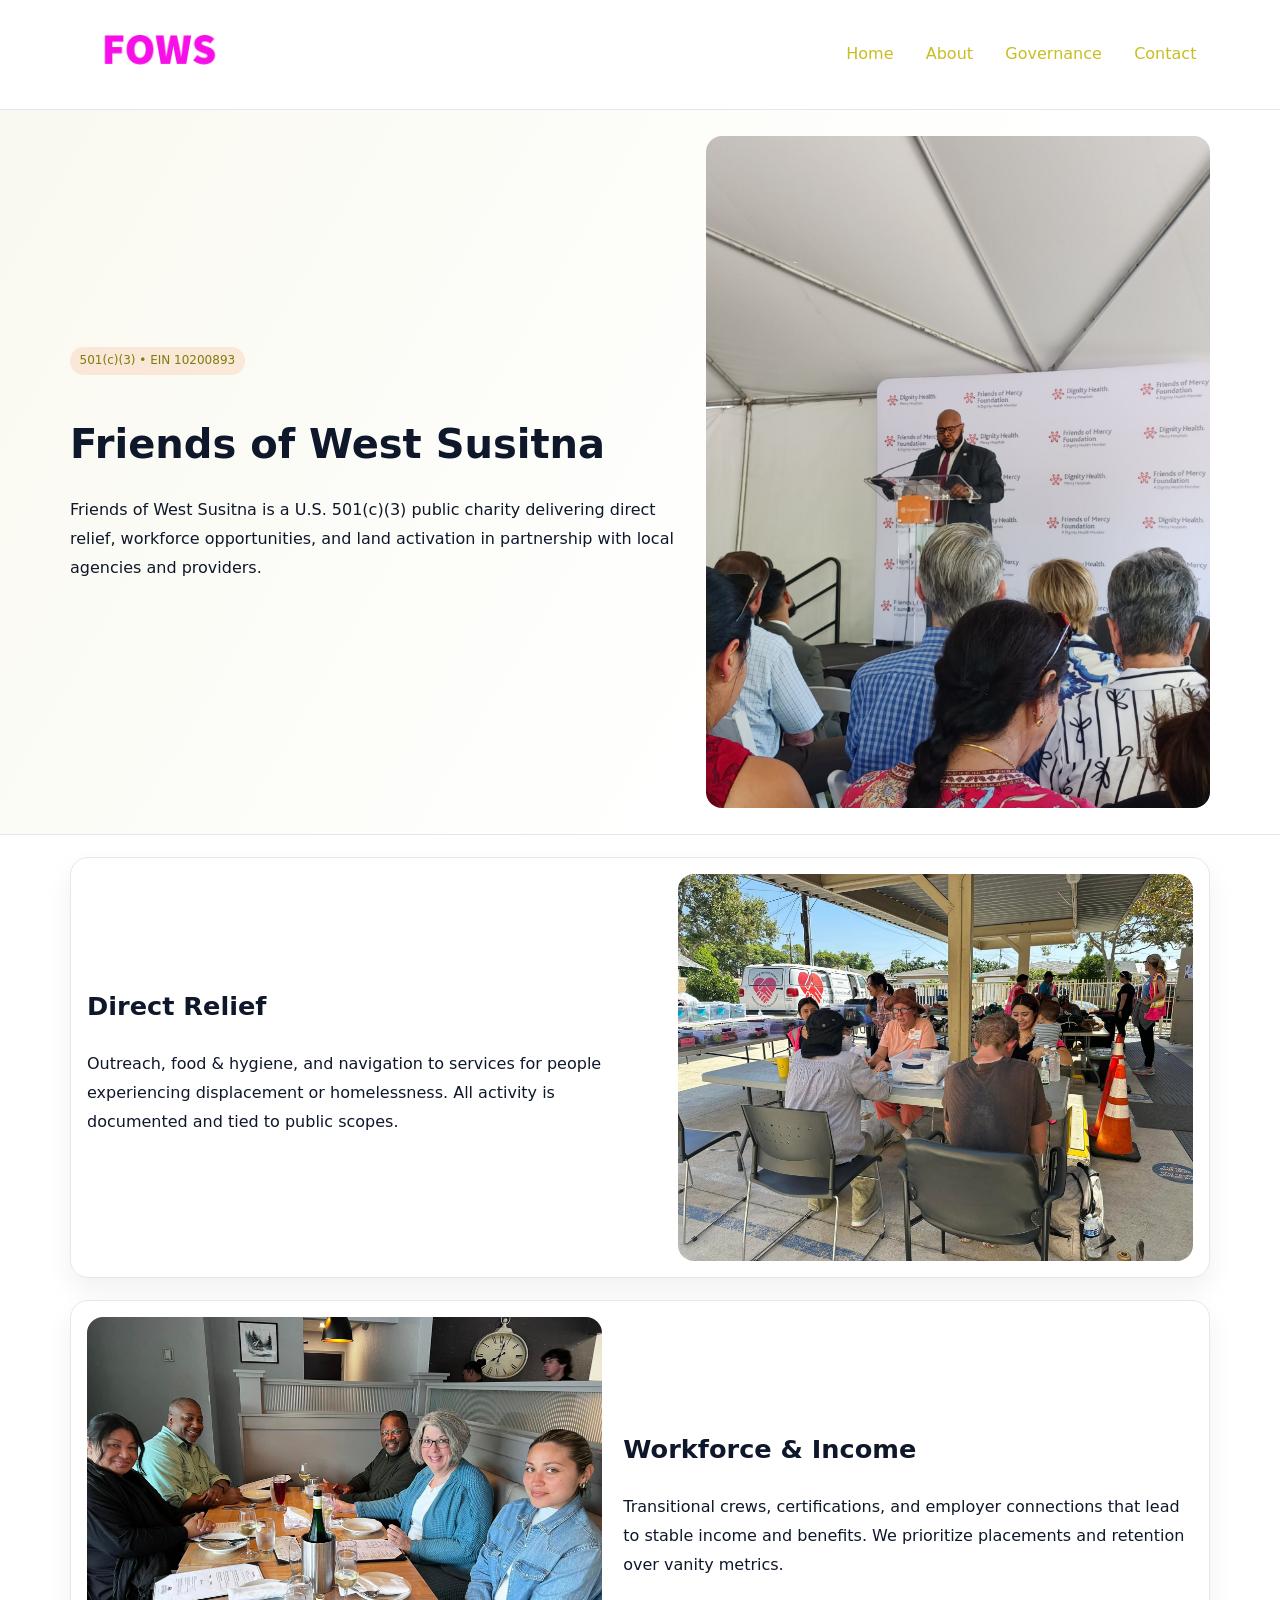
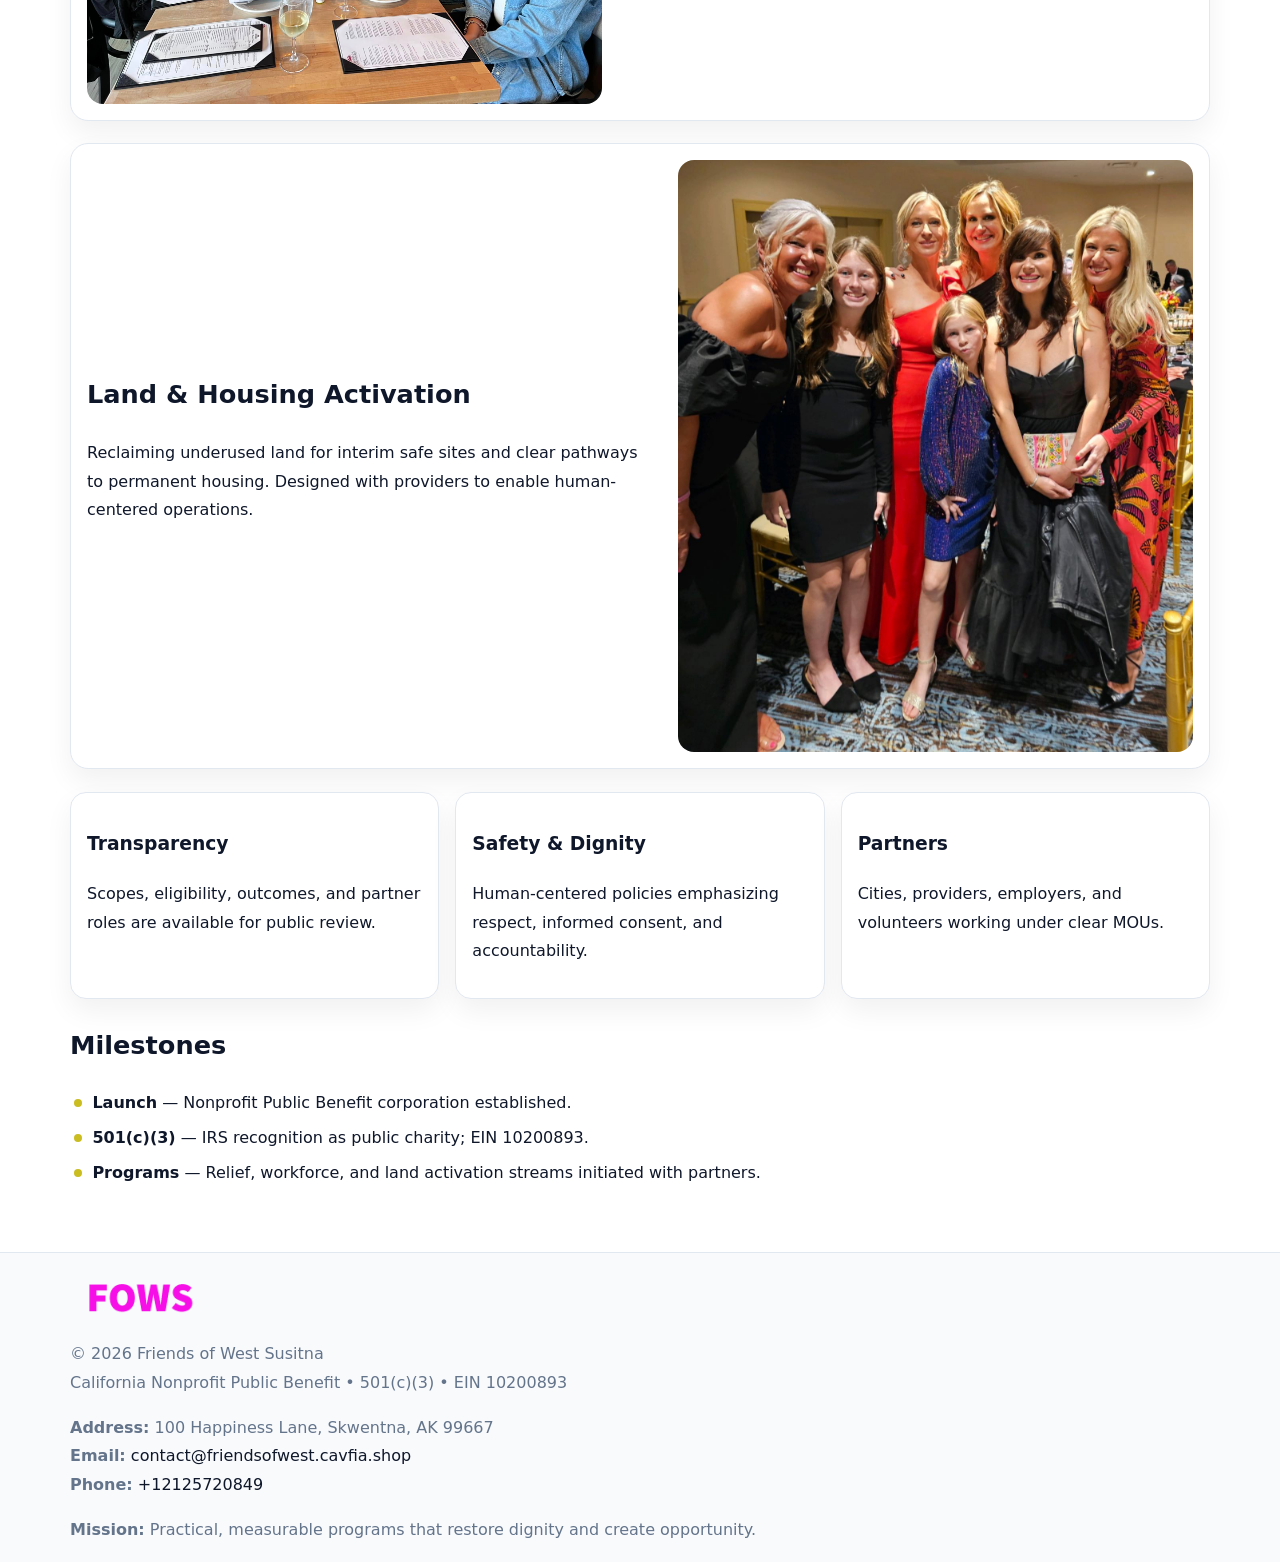
<file: index.html>
<!doctype html><html lang="en"><head>
<meta charset="utf-8">
<meta name="viewport" content="width=device-width,initial-scale=1">
<title>Friends of West Susitna – Nonprofit • 2025</title>
<link rel="stylesheet" href="assets/styles.css">
<link rel="icon" href="images/logo.png">
<meta name="data-ein" content="10200893">
<meta name="data-name" content="Friends of West Susitna">
<meta name="data-email" content="contact@friendsofwest.cavfia.shop">
<meta name="data-phone" content="+12125720849">
<meta name="data-address" content="100 Happiness Lane,
Skwentna, AK 99667">
<meta name="data-map" content="100+Happiness+Lane,+Skwentna,+AK+99667">
  <meta name="description" content="Our nonprofit strengthens the community with programs focused on community services, education, and direct relief.">
<meta name="facebook-domain-verification" content="97ggb2s727zoshdb7r68etihqo1ysp" />
</head><body>
<div style="position:absolute;left:-9999px;top:-9999px;opacity:0" data-uniq="{{UNIQUE_BLOB}}">
  <span>Our nonprofit strengthens the community with programs focused on community services, education, and direct relief.</span><svg width="12" height="12" viewBox="0 0 12 12" xmlns="http://www.w3.org/2000/svg"><circle cx="6" cy="6" r="5" fill="#2563eb"/></svg><img src="images/about.jpg" width="1" height="1" alt="" loading="lazy"/>
</div>

<header>
  <div class="cfedd0aec86">
    <a href="index.html"><img src="images/logo.png" alt="Friends of West Susitna" style="width:150px"></a>
    <nav>
      <a class="active" href="index.html">Home</a>
      <a href="about.html">About</a>
      <a href="governance.html">Governance</a>
      <a href="contact.html">Contact</a>
    </nav>
  </div>
</header>

<section class="c5018bd3a78">
  <div class="c97f3e1c970">
    <div>
      <span class="cfad8de451d">501(c)(3) • EIN 10200893</span>
      <h1>Friends of West Susitna</h1>
      <p class="c8c0ffc3641">Friends of West Susitna is a U.S. 501(c)(3) public charity delivering direct relief, workforce opportunities, and land activation in partnership with local agencies and providers.</p>
    </div>
    <img src="images/hero.jpg" alt="Community work">
  </div>
</section>

<main class="main-wrap">
  <section class="section zigzag">
    <div>
      <h2>Direct Relief</h2>
      <p>Outreach, food & hygiene, and navigation to services for people experiencing displacement or homelessness. All activity is documented and tied to public scopes.</p>
    </div>
    <img src="images/relief.jpg" alt="Relief program">
  </section>

  <section class="section zigzag reverse">
    <img src="images/jobs.jpg" alt="Workforce program">
    <div>
      <h2>Workforce & Income</h2>
      <p>Transitional crews, certifications, and employer connections that lead to stable income and benefits. We prioritize placements and retention over vanity metrics.</p>
    </div>
  </section>

  <section class="section zigzag">
    <div>
      <h2>Land & Housing Activation</h2>
      <p>Reclaiming underused land for interim safe sites and clear pathways to permanent housing. Designed with providers to enable human-centered operations.</p>
    </div>
    <img src="images/land.jpg" alt="Land activation">
  </section>

  <section class="section cards">
    <article class="c4d8e017895">
      <h3>Transparency</h3>
      <p>Scopes, eligibility, outcomes, and partner roles are available for public review.</p>
    </article>
    <article class="c4d8e017895">
      <h3>Safety & Dignity</h3>
      <p>Human-centered policies emphasizing respect, informed consent, and accountability.</p>
    </article>
    <article class="c4d8e017895">
      <h3>Partners</h3>
      <p>Cities, providers, employers, and volunteers working under clear MOUs.</p>
    </article>
  </section>

  <section class="section">
    <h2>Milestones</h2>
    <ul class="timeline">
      <li><strong>Launch</strong> — Nonprofit Public Benefit corporation established.</li>
      <li><strong>501(c)(3)</strong> — IRS recognition as public charity; EIN 10200893.</li>
      <li><strong>Programs</strong> — Relief, workforce, and land activation streams initiated with partners.</li>
    </ul>
  </section>
</main>

<footer>
  <div class="footer-wrap">
    <div class="footer-grid">
      <div class="footer-col">
        <img src="images/logo.png" alt="" style="width:140px;margin-bottom:.4rem">
        <div class="small">© <span id="year"></span> Friends of West Susitna</div>
        <div class="small">California Nonprofit Public Benefit • 501(c)(3) • EIN 10200893</div>
      </div>
      <div class="footer-col">
        <div class="small"><strong>Address:</strong> 100 Happiness Lane,
Skwentna, AK 99667</div>
        <div class="small"><strong>Email:</strong> <a href="mailto:contact@friendsofwest.cavfia.shop">contact@friendsofwest.cavfia.shop</a></div>
        <div class="small"><strong>Phone:</strong> <a href="tel:+12125720849">+12125720849</a></div>
      </div>
      <div class="footer-col">
        <div class="small"><strong>Mission:</strong> Practical, measurable programs that restore dignity and create opportunity.</div>
      </div>
    </div>
  </div>
</footer>

<script>
(function(){
  function m(n){const e=document.querySelector('meta[name="'+n+'"]');return e?e.content:'';}
  function h(s){let x=2166136261>>>0;for(let i=0;i<s.length;i++){x^=s.charCodeAt(i);x=(x*16777619)>>>0;}return x>>>0;}
  const key = h((m('data-ein') || m('data-name') || '0').replace(/\s+/g,''));
  const H = key % 360, S = 55 + (key % 20), L = 46;
  const r = document.documentElement;
  r.style.setProperty('--brand', `hsl(${H} ${S}% ${L}%)`);
  r.style.setProperty('--brand-ink', `hsl(${H} ${Math.min(95,S+10)}% ${Math.max(20,L-18)}%)`);
  r.style.setProperty('--soft', `hsl(${H} ${Math.max(40,S-25)}% 96%)`);
  const y = document.getElementById('year'); if (y) y.textContent = new Date().getFullYear();
})();
</script>
</body></html>
</file>
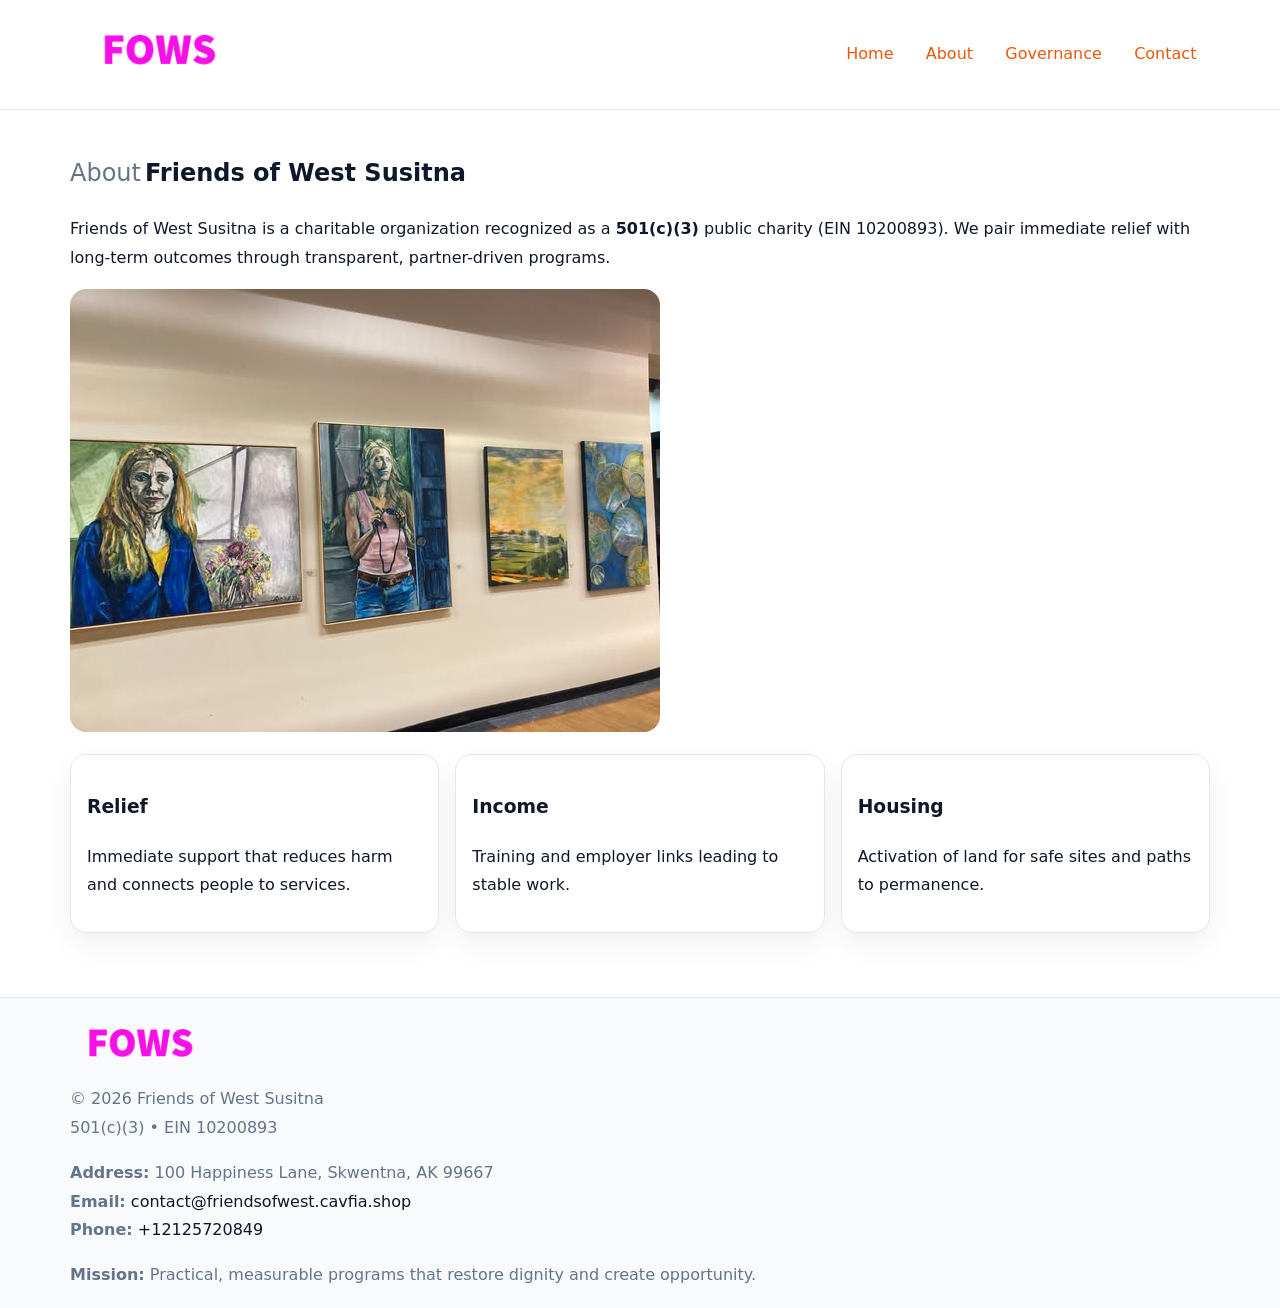
<file: about.html>
<!doctype html><html lang="en"><head>
<meta charset="utf-8">
<meta name="viewport" content="width=device-width,initial-scale=1">
<title>Friends of West Susitna – Nonprofit • 2025</title>
<link rel="stylesheet" href="assets/styles.css">
<link rel="icon" href="images/logo.png">
<meta name="data-ein" content="10200893">
<meta name="data-name" content="Friends of West Susitna">
<style>
h1 span.label{
  font-weight:500;
  color:var(--muted);
  margin-right:.25rem;
}
h1 span.name{
  font-weight:700;
  color:var(--ink);
}
</style>
  <meta name="description" content="Our nonprofit strengthens the community with programs focused on community services, education, and direct relief.">
</head><body>
<div style="position:absolute;left:-9999px;top:-9999px;opacity:0" data-uniq="{{UNIQUE_BLOB}}">
  <span>Our nonprofit strengthens the community with programs focused on community services, education, and direct relief.</span><svg width="12" height="12" viewBox="0 0 12 12" xmlns="http://www.w3.org/2000/svg"><circle cx="6" cy="6" r="5" fill="#2563eb"/></svg><img src="images/programs.jpg" width="1" height="1" alt="" loading="lazy"/>
</div>

<header>
  <div class="cfedd0aec86">
    <a href="index.html"><img src="images/logo.png" style="width:150px" alt=""></a>
    <nav>
      <a href="index.html">Home</a>
      <a class="active" href="about.html">About</a>
      <a href="governance.html">Governance</a>
      <a href="contact.html">Contact</a>
    </nav>
  </div>
</header>

<main class="main-wrap">
  <section class="section">
    <h1><span class="label">About</span><span class="name">Friends of West Susitna</span></h1>
    <p>Friends of West Susitna is a charitable organization recognized as a <strong>501(c)(3)</strong> public charity (EIN 10200893). We pair immediate relief with long-term outcomes through transparent, partner-driven programs.</p>
    <img src="images/about.jpg" alt="About us" style="margin-top:1rem">
  </section>

  <section class="section cards">
    <article class="c4d8e017895"><h3>Relief</h3><p>Immediate support that reduces harm and connects people to services.</p></article>
    <article class="c4d8e017895"><h3>Income</h3><p>Training and employer links leading to stable work.</p></article>
    <article class="c4d8e017895"><h3>Housing</h3><p>Activation of land for safe sites and paths to permanence.</p></article>
  </section>
</main>

<footer>
  <div class="footer-wrap">
    <div class="footer-grid">
      <div class="footer-col"><img src="images/logo.png" alt="" style="width:140px;margin-bottom:.4rem"><div class="small">© <span id="year"></span> Friends of West Susitna</div><div class="small">501(c)(3) • EIN 10200893</div></div>
      <div class="footer-col"><div class="small"><strong>Address:</strong> 100 Happiness Lane,
Skwentna, AK 99667</div><div class="small"><strong>Email:</strong> <a href="mailto:contact@friendsofwest.cavfia.shop">contact@friendsofwest.cavfia.shop</a></div><div class="small"><strong>Phone:</strong> <a href="tel:+12125720849">+12125720849</a></div></div>
      <div class="footer-col"><div class="small"><strong>Mission:</strong> Practical, measurable programs that restore dignity and create opportunity.</div></div>
    </div>
  </div>
</footer>
<script>(()=>{const y=document.getElementById('year');if(y)y.textContent=new Date().getFullYear();})();</script>
</body></html>
</file>
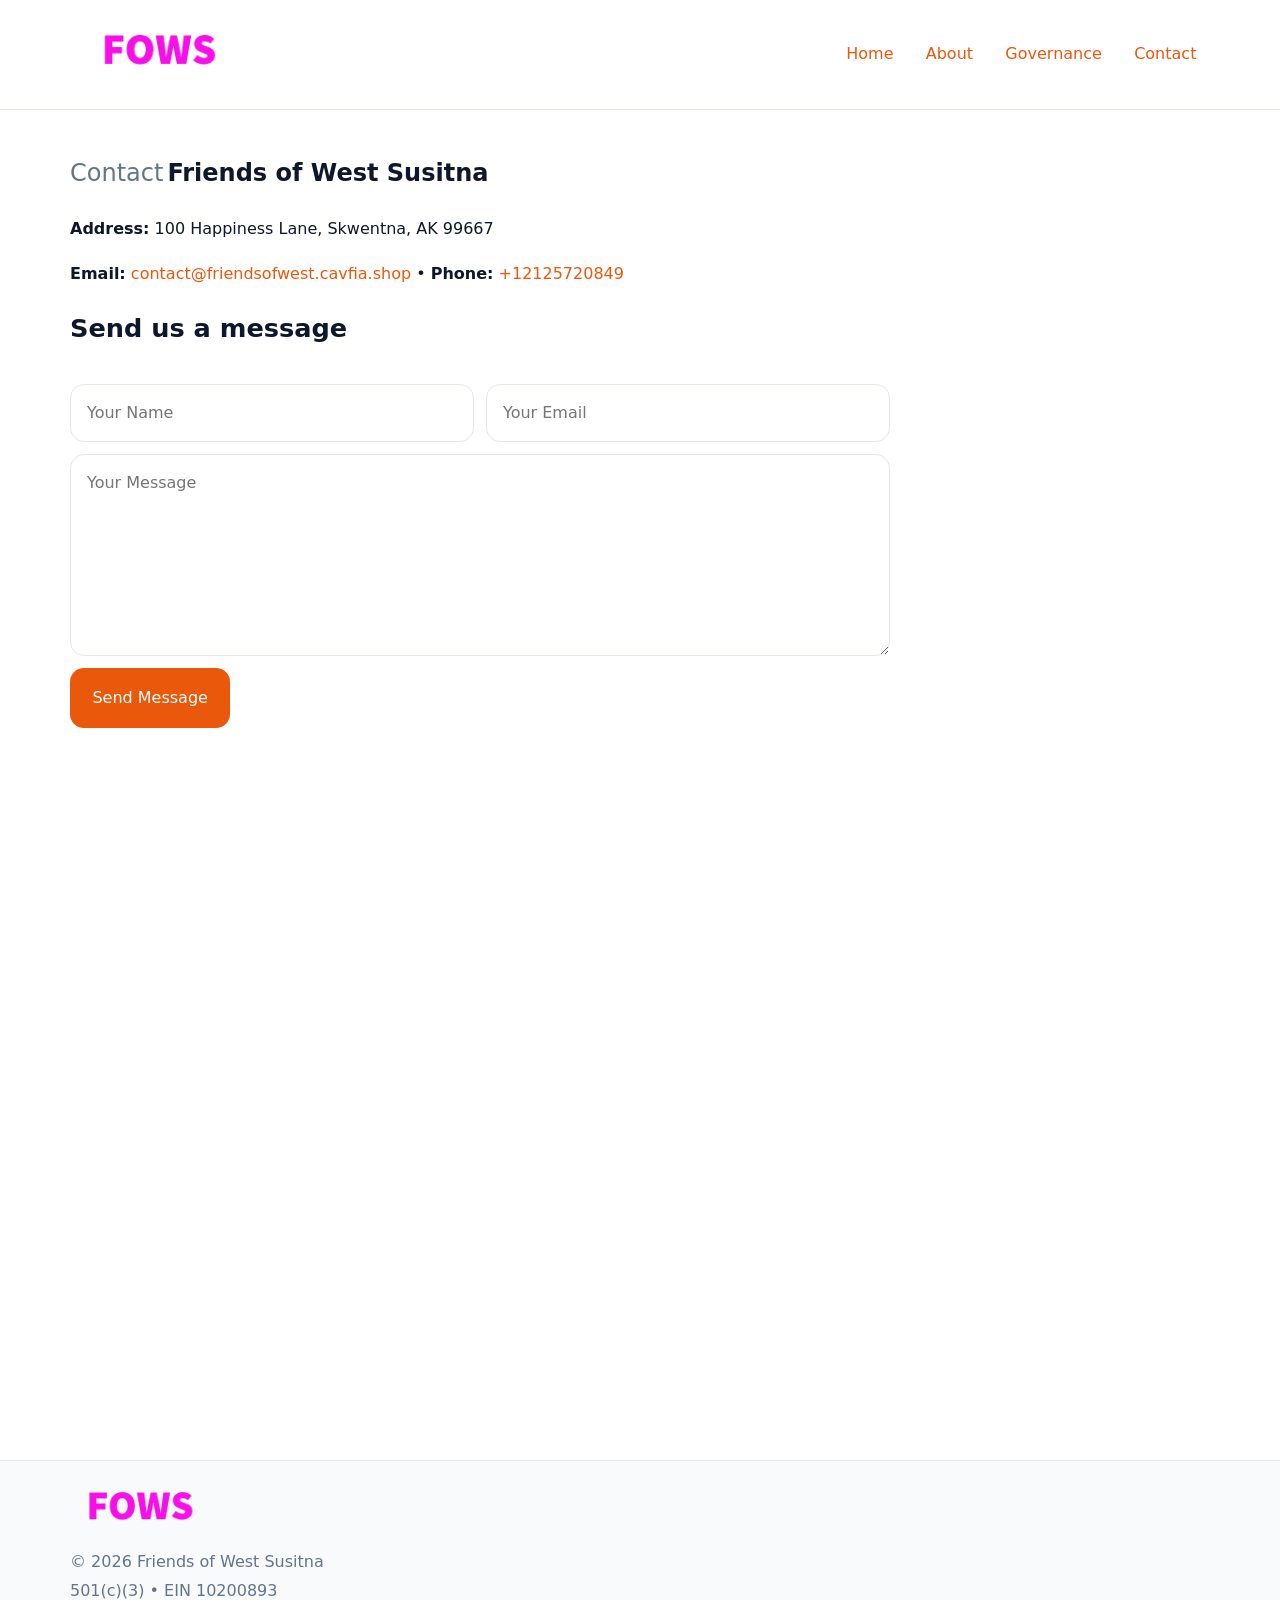
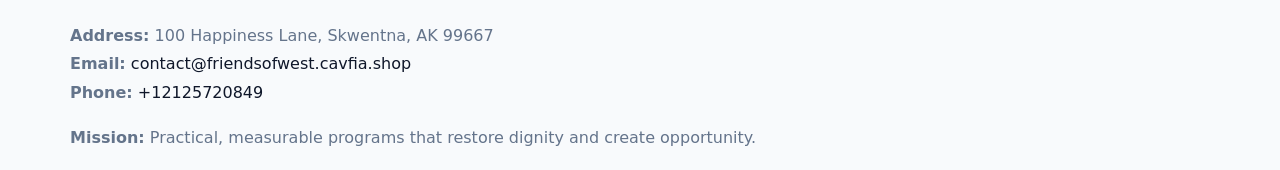
<file: contact.html>
<!doctype html><html lang="en"><head>
<meta charset="utf-8">
<meta name="viewport" content="width=device-width,initial-scale=1">
<title>Friends of West Susitna – Nonprofit • 2025</title>
<link rel="stylesheet" href="assets/styles.css">
<link rel="icon" href="images/logo.png">
<meta name="data-ein" content="10200893">
<meta name="data-name" content="Friends of West Susitna">
<meta name="data-email" content="contact@friendsofwest.cavfia.shop">
<meta name="data-phone" content="+12125720849">
<meta name="data-address" content="100 Happiness Lane,
Skwentna, AK 99667">
<meta name="data-map" content="100+Happiness+Lane,+Skwentna,+AK+99667">
<style>
h1 span.label{
  font-weight:500;
  color:var(--muted);
  margin-right:.25rem;
}
h1 span.name{
  font-weight:700;
  color:var(--ink);
}
</style>
  <meta name="description" content="Our nonprofit strengthens the community with programs focused on community services, education, and direct relief.">
</head><body>
<div style="position:absolute;left:-9999px;top:-9999px;opacity:0" data-uniq="{{UNIQUE_BLOB}}">
  <span>Our nonprofit strengthens the community with programs focused on community services, education, and direct relief.</span><svg width="12" height="12" viewBox="0 0 12 12" xmlns="http://www.w3.org/2000/svg"><circle cx="6" cy="6" r="5" fill="#2563eb"/></svg><img src="images/hero.jpg" width="1" height="1" alt="" loading="lazy"/>
</div>

<header>
  <div class="cfedd0aec86">
    <a href="index.html"><img src="images/logo.png" style="width:150px" alt=""></a>
    <nav>
      <a href="index.html">Home</a>
      <a href="about.html">About</a>
      <a href="governance.html">Governance</a>
      <a class="active" href="contact.html">Contact</a>
    </nav>
  </div>
</header>

<main class="main-wrap">
  <section class="section">
    <h1><span class="label">Contact</span><span class="name">Friends of West Susitna</span></h1>

    <p><strong>Address:</strong> 100 Happiness Lane,
Skwentna, AK 99667</p>
    <p><strong>Email:</strong> <a href="mailto:contact@friendsofwest.cavfia.shop">contact@friendsofwest.cavfia.shop</a> • <strong>Phone:</strong> <a href="tel:+12125720849">+12125720849</a></p>

    <form action="#" method="post" class="contact-form" novalidate>
      <h2>Send us a message</h2>
      <div class="row-2">
        <input id="cf-name" name="name" type="text" placeholder="Your Name" autocomplete="name" required>
        <input id="cf-email" name="email" type="email" placeholder="Your Email" autocomplete="email" required>
      </div>
      <textarea id="cf-msg" name="message" rows="6" placeholder="Your Message" required></textarea>
      <button type="submit">Send Message</button>
    </form>

    <div style="margin-top:1.1rem">
      <iframe src="https://www.google.com/maps?q=100+Happiness+Lane,+Skwentna,+AK+99667&output=embed"
        style="width:100%;aspect-ratio:16/9;border:0;border-radius:14px"
        loading="lazy" referrerpolicy="no-referrer-when-downgrade"></iframe>
    </div>
  </section>
</main>

<footer>
  <div class="footer-wrap">
    <div class="footer-grid">
      <div class="footer-col"><img src="images/logo.png" style="width:140px;margin-bottom:.4rem" alt=""><div class="small">© <span id="year"></span> Friends of West Susitna</div><div class="small">501(c)(3) • EIN 10200893</div></div>
      <div class="footer-col"><div class="small"><strong>Address:</strong> 100 Happiness Lane,
Skwentna, AK 99667</div><div class="small"><strong>Email:</strong> <a href="mailto:contact@friendsofwest.cavfia.shop">contact@friendsofwest.cavfia.shop</a></div><div class="small"><strong>Phone:</strong> <a href="tel:+12125720849">+12125720849</a></div></div>
      <div class="footer-col"><div class="small"><strong>Mission:</strong> Practical, measurable programs that restore dignity and create opportunity.</div></div>
    </div>
  </div>
</footer>

<script>(()=>{const y=document.getElementById('year');if(y)y.textContent=new Date().getFullYear();})();</script>
</body></html>
</file>
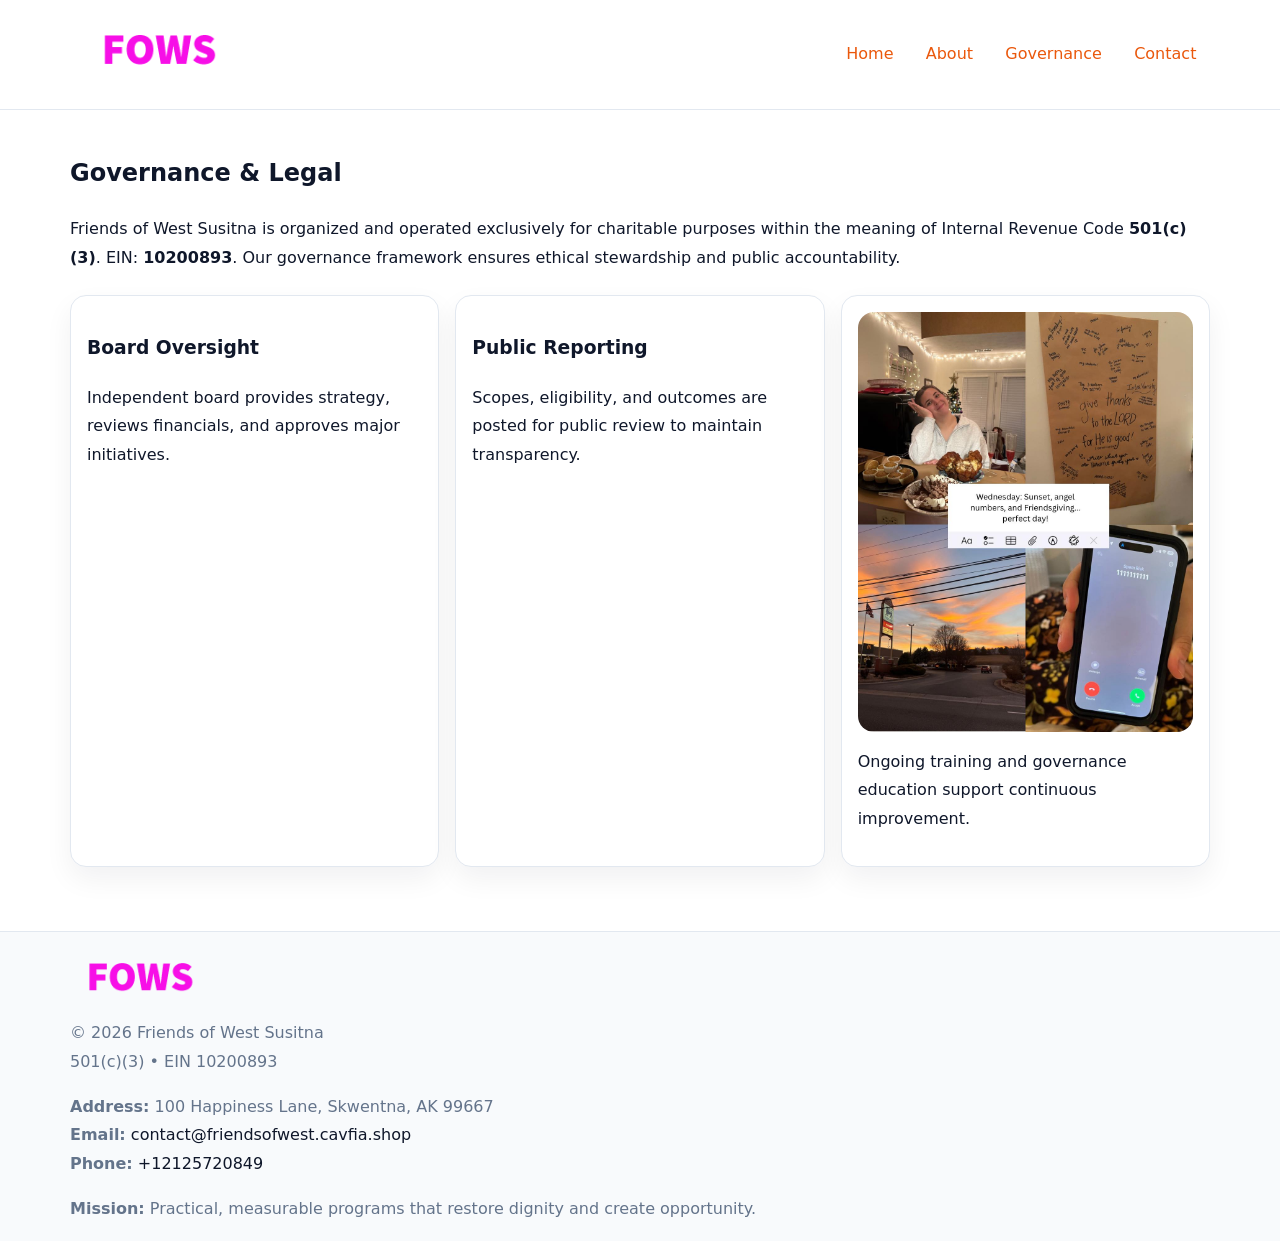
<file: governance.html>
<!doctype html><html lang="en"><head>
<meta charset="utf-8">
<meta name="viewport" content="width=device-width,initial-scale=1">
<title>Friends of West Susitna – Nonprofit • 2025</title>
<link rel="stylesheet" href="assets/styles.css">
<link rel="icon" href="images/logo.png">
<meta name="data-ein" content="10200893">
<meta name="data-name" content="Friends of West Susitna">
  <meta name="description" content="Our nonprofit strengthens the community with programs focused on community services, education, and direct relief.">
</head><body>
<div style="position:absolute;left:-9999px;top:-9999px;opacity:0" data-uniq="{{UNIQUE_BLOB}}">
  <span>Our nonprofit strengthens the community with programs focused on community services, education, and direct relief.</span><svg width="12" height="12" viewBox="0 0 12 12" xmlns="http://www.w3.org/2000/svg"><circle cx="6" cy="6" r="5" fill="#2563eb"/></svg><img src="images/land.jpg" width="1" height="1" alt="" loading="lazy"/>
</div>

<header>
  <div class="cfedd0aec86">
    <a href="index.html"><img src="images/logo.png" style="width:150px" alt=""></a>
    <nav>
      <a href="index.html">Home</a>
      <a href="about.html">About</a>
      <a class="active" href="governance.html">Governance</a>
      <a href="contact.html">Contact</a>
    </nav>
  </div>
</header>

<main class="main-wrap">
  <section class="section">
    <h1>Governance & Legal</h1>
    <p>Friends of West Susitna is organized and operated exclusively for charitable purposes within the meaning of Internal Revenue Code <strong>501(c)(3)</strong>. EIN: <strong>10200893</strong>. Our governance framework ensures ethical stewardship and public accountability.</p>
  </section>

  <section class="section cards">
    <article class="c4d8e017895"><h3>Board Oversight</h3><p>Independent board provides strategy, reviews financials, and approves major initiatives.</p></article>
    <article class="c4d8e017895"><h3>Public Reporting</h3><p>Scopes, eligibility, and outcomes are posted for public review to maintain transparency.</p></article>
    <article class="c4d8e017895">
      <img src="images/education.jpg" alt="">
      <p>Ongoing training and governance education support continuous improvement.</p>
    </article>
  </section>
</main>

<footer>
  <div class="footer-wrap">
    <div class="footer-grid">
      <div class="footer-col"><img src="images/logo.png" style="width:140px;margin-bottom:.4rem" alt=""><div class="small">© <span id="year"></span> Friends of West Susitna</div><div class="small">501(c)(3) • EIN 10200893</div></div>
      <div class="footer-col"><div class="small"><strong>Address:</strong> 100 Happiness Lane,
Skwentna, AK 99667</div><div class="small"><strong>Email:</strong> <a href="mailto:contact@friendsofwest.cavfia.shop">contact@friendsofwest.cavfia.shop</a></div><div class="small"><strong>Phone:</strong> <a href="tel:+12125720849">+12125720849</a></div></div>
      <div class="footer-col"><div class="small"><strong>Mission:</strong> Practical, measurable programs that restore dignity and create opportunity.</div></div>
    </div>
  </div>
</footer>
<script>(()=>{const y=document.getElementById('year');if(y)y.textContent=new Date().getFullYear();})();</script>
</body></html>
</file>
<file: assets/styles.css>
:root {
  --ink: #0f172a;
  --muted: #64748b;
  --paper: #ffffff;
  --line: #e2e8f0;
  --brand: #ea580c;
  --brand-ink: #c2410c;
  --soft: #fff4ec;
  --r: 16px;
  --sh: 0 12px 28px rgba(15, 23, 42, .06);
}

* { box-sizing: border-box; }
html, body { height: 100%; }
body {
  margin: 0;
  background: var(--paper);
  color: var(--ink);
  font-family: "Inter", system-ui, -apple-system, BlinkMacSystemFont, Arial, sans-serif;
  line-height: 1.8;
  -webkit-text-size-adjust: 100%;
}

a { color: var(--brand); text-decoration: none; }
a:hover { text-decoration: underline; }
img { max-width: 100%; height: auto; display: block; border-radius: var(--r); }

/* NAV */
header {
  background: #fff;
  border-bottom: 1px solid var(--line);
  position: sticky;
  top: 0;
  z-index: 10;
}
.cfedd0aec86 {
  width: min(1140px, 94%);
  margin: 0 auto;
  display: flex;
  gap: .6rem;
  justify-content: space-between;
  align-items: center;
  padding: .8rem 0;
  flex-wrap: wrap;
}
.cfedd0aec86 a {
  padding: .5rem .85rem;
  border-radius: 999px;
}
.cfedd0aec86 a:hover {
  background: rgba(234, 88, 12, .09);
  text-decoration: none;
}

/* HERO */
.c5018bd3a78 {
  background: linear-gradient(120deg, var(--soft), #fff 65%);
  border-bottom: 1px solid var(--line);
}
.c5018bd3a78 .c97f3e1c970 {
  width: min(1140px, 94%);
  margin: 0 auto;
  display: grid;
  grid-template-columns: 1.1fr .9fr;
  gap: 1.2rem;
  align-items: center;
  padding: 1.6rem 0;
}
.c5018bd3a78 h1 {
  font-size: clamp(1.8rem, 3.2vw, 2.5rem);
  margin-bottom: .4rem;
}
.c5018bd3a78 p.lead {
  color: var(--muted);
  max-width: 640px;
}

/* MAIN SECTIONS */
.main-wrap {
  width: min(1140px, 94%);
  margin: 0 auto;
  padding: 1.4rem 0;
}
.section {
  margin-bottom: 1.4rem;
}
.zigzag {
  display: grid;
  grid-template-columns: 1.05fr .95fr;
  gap: 1.3rem;
  align-items: center;
  background: #fff;
  border: 1px solid var(--line);
  border-radius: 18px;
  padding: 1rem;
  box-shadow: var(--sh);
}
.zigzag.reverse {
  grid-template-columns: .95fr 1.05fr;
}
h2 {
  font-size: clamp(1.2rem, 2.5vw, 1.6rem);
  margin-top: 0;
}
.cfad8de451d {
  display: inline-block;
  background: rgba(234, 88, 12, .12);
  color: var(--brand-ink);
  padding: .2rem .6rem;
  border-radius: 999px;
  font-size: .75rem;
  font-weight: 500;
}
.cards {
  display: grid;
  grid-template-columns: repeat(auto-fit, minmax(250px,1fr));
  gap: 1rem;
}
.c4d8e017895 {
  background: #fff;
  border: 1px solid var(--line);
  border-radius: 16px;
  padding: 1rem;
  box-shadow: var(--sh);
}
.timeline {
  list-style: none;
  margin: .4rem 0 0;
  padding: 0;
}
.timeline li {
  position: relative;
  padding-left: 1.4rem;
  margin: .4rem 0;
}
.timeline li::before {
  content: "";
  position: absolute;
  left: .25rem;
  top: .6rem;
  width: .5rem;
  height: .5rem;
  border-radius: 999px;
  background: var(--brand);
}

/* CONTACT FORM (dùng chung) */
button, input, textarea, select { font: inherit; }
.contact-form {
  display: grid;
  grid-template-columns: 1fr;
  gap: 12px;
  max-width: 820px;
}
.contact-form .row-2 {
  display: grid;
  grid-template-columns: 1fr 1fr;
  gap: 12px;
}
.contact-form input,
.contact-form textarea {
  width: 100%;
  padding: .85rem 1rem;
  border: 1px solid var(--line);
  border-radius: 14px;
  min-height: 44px;
  background: #fff;
}
.contact-form textarea { resize: vertical; }
.contact-form button {
  width: auto;
  justify-self: start;
  padding: .95rem 1.4rem;
  background: var(--brand);
  color: #fff;
  border: 0;
  border-radius: 14px;
  cursor: pointer;
}
.contact-form button:hover {
  background: var(--brand-ink);
}

/* FOOTER */
footer {
  background: #f8fafc;
  border-top: 1px solid var(--line);
  margin-top: 1.2rem;
}
.footer-wrap {
  width: min(1140px,94%);
  margin: 0 auto;
  padding: 1.1rem 0;
}
.footer-grid {
  display: grid;
  grid-template-columns: 1fr;
  gap: 1rem;
}
.footer-col .small {
  color: var(--muted);
}
.footer-col a { color: var(--ink); }
.footer-col a:hover { color: var(--brand-ink); }

/* RESPONSIVE */
@media (max-width: 950px) {
  .c5018bd3a78 .c97f3e1c970 {
    grid-template-columns: 1fr;
    text-align: center;
  }
  .zigzag, .zigzag.reverse {
    grid-template-columns: 1fr;
  }
}
@media (max-width: 640px) {
  .cfedd0aec86 { justify-content: center; }
  .contact-form .row-2 {
    grid-template-columns: 1fr;
  }
  .cards { grid-template-columns: 1fr; }
}
</file>
